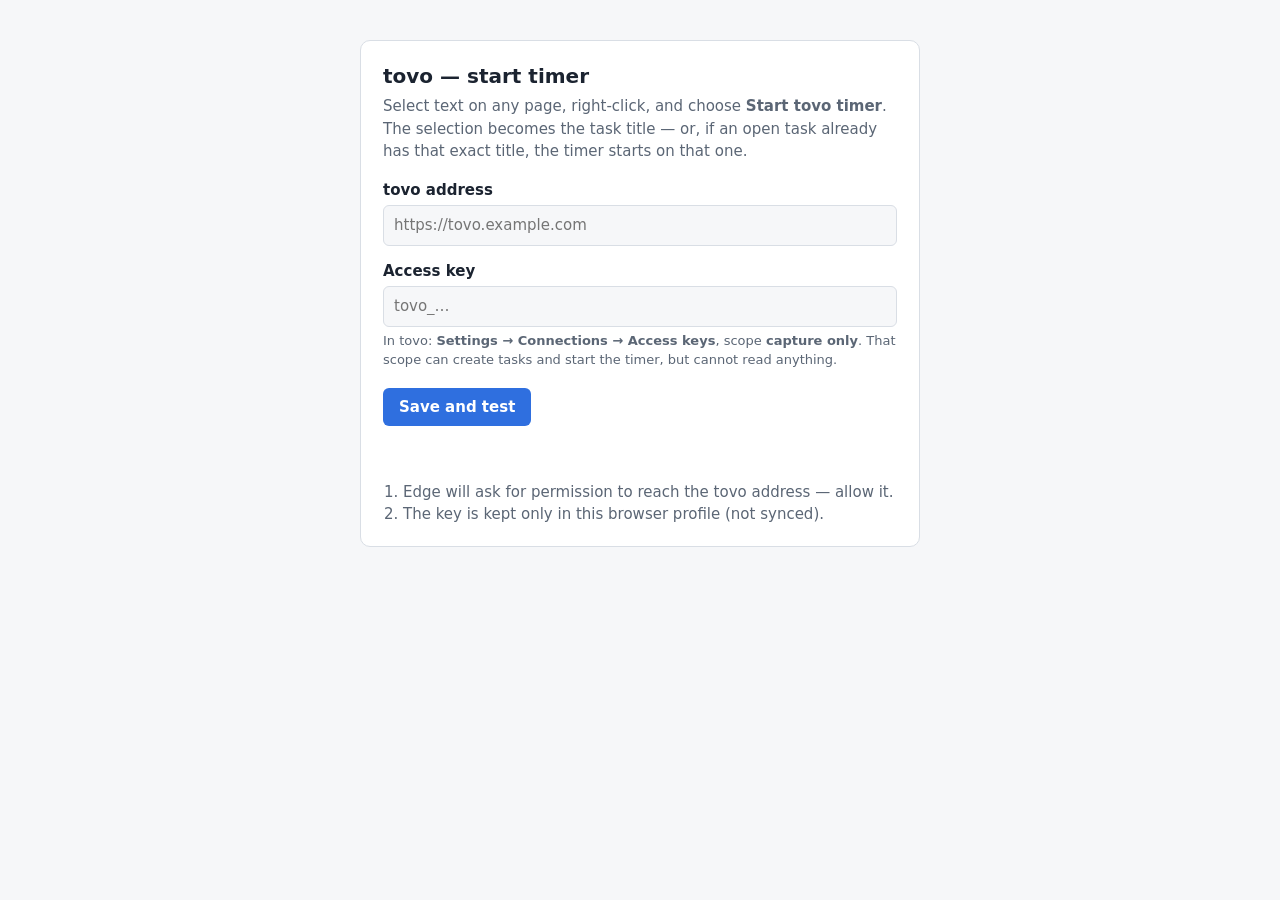
<file: udvidelse/indstillinger.html>
<!doctype html>
<html lang="en">
<head>
<meta charset="utf-8">
<title>tovo — start timer</title>
<style>
  :root { color-scheme: light dark; --bg: #f6f7f9; --panel: #fff; --kant: #d9dee5; --tekst: #1b2330; --mat: #5b6675; --accent: #2f6fdf; --ok: #2f9e44; --fejl: #c92a2a; }
  @media (prefers-color-scheme: dark) {
    :root { --bg: #0b0f14; --panel: #11161d; --kant: #222a35; --tekst: #e6ebf1; --mat: #93a0b0; --accent: #5b93f5; --ok: #51cf66; --fejl: #ff6b6b; }
  }
  body { margin: 0; background: var(--bg); color: var(--tekst); font: 15px/1.5 system-ui, -apple-system, "Segoe UI", sans-serif; }
  main { max-width: 560px; margin: 40px auto; padding: 0 16px; }
  .kort { background: var(--panel); border: 1px solid var(--kant); border-radius: 10px; padding: 20px 22px; }
  h1 { font-size: 20px; margin: 0 0 4px; }
  p { color: var(--mat); margin: 0 0 16px; }
  label { display: block; font-weight: 600; margin: 14px 0 4px; }
  input { box-sizing: border-box; width: 100%; padding: 8px 10px; border: 1px solid var(--kant); border-radius: 6px; background: var(--bg); color: var(--tekst); font: inherit; }
  .hjaelp { font-size: 13px; color: var(--mat); margin-top: 4px; }
  button { margin-top: 18px; padding: 8px 16px; border: 0; border-radius: 6px; background: var(--accent); color: #fff; font: inherit; font-weight: 600; cursor: pointer; }
  button:disabled { opacity: .6; cursor: default; }
  #status { margin-top: 14px; min-height: 1.5em; }
  #status.ok { color: var(--ok); }
  #status.fejl { color: var(--fejl); }
  ol { color: var(--mat); padding-left: 20px; margin: 18px 0 0; }
  code { font-size: 13px; }
</style>
</head>
<body>
<main>
  <div class="kort">
    <h1>tovo — start timer</h1>
    <p>Select text on any page, right-click, and choose <b>Start tovo timer</b>. The selection becomes the task
       title — or, if an open task already has that exact title, the timer starts on that one.</p>

    <form id="form">
      <label for="url">tovo address</label>
      <input id="url" type="text" placeholder="https://tovo.example.com" autocomplete="url" required>

      <label for="noegle">Access key</label>
      <input id="noegle" type="password" placeholder="tovo_…" autocomplete="off" required>
      <div class="hjaelp">In tovo: <b>Settings → Connections → Access keys</b>, scope <b>capture only</b>. That scope can create
        tasks and start the timer, but cannot read anything.</div>

      <button id="gem" type="submit">Save and test</button>
      <div id="status" role="status"></div>
    </form>

    <ol>
      <li>Edge will ask for permission to reach the tovo address — allow it.</li>
      <li>The key is kept only in this browser profile (not synced).</li>
    </ol>
  </div>
</main>
<script src="faelles.js"></script>
<script src="indstillinger.js"></script>
</body>
</html>
</file>
